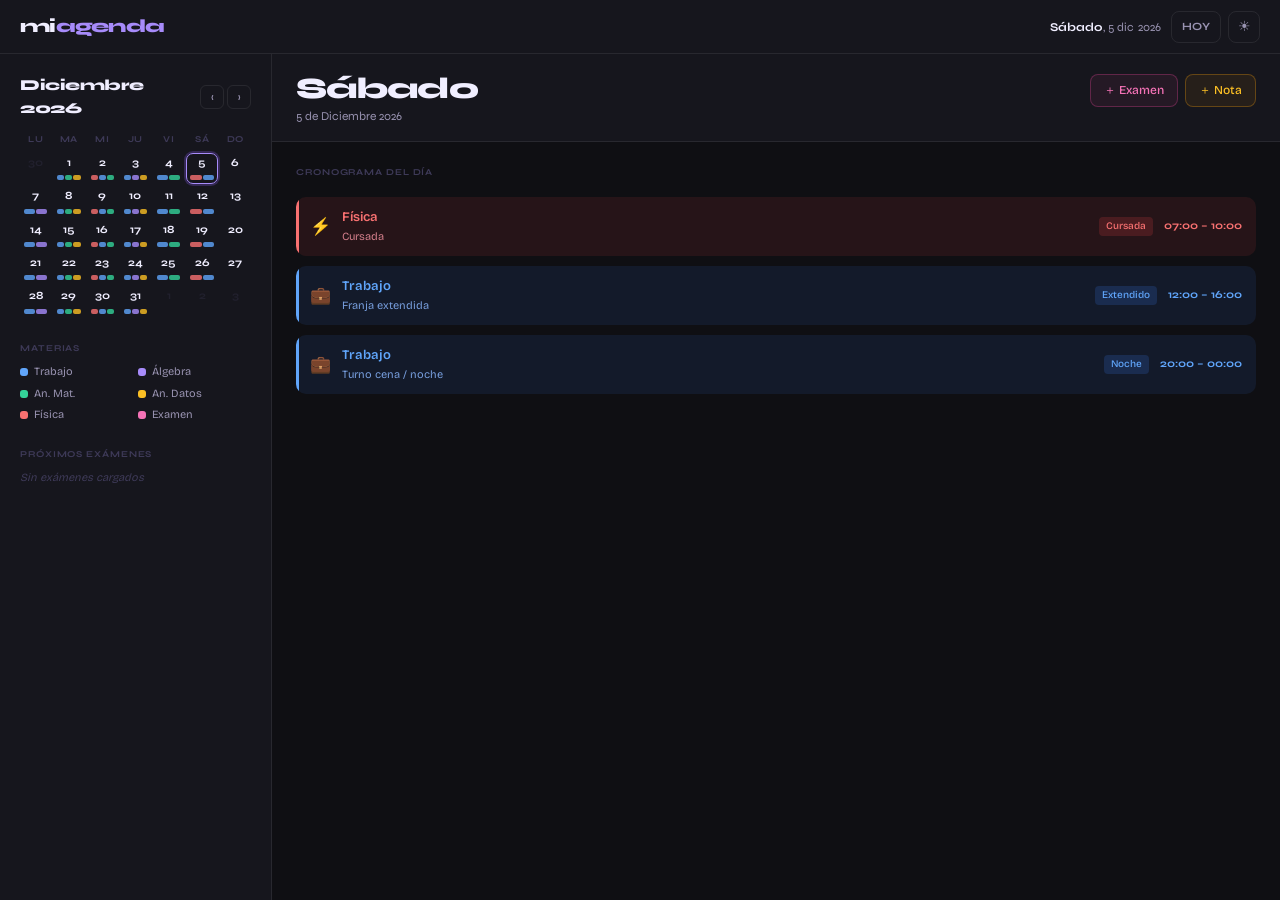
<file: index.html>
<!DOCTYPE html>
<html lang="es" data-theme="dark">
<head>
<meta charset="UTF-8"/>
<meta name="viewport" content="width=device-width, initial-scale=1.0"/>
<title>Mi Agenda — Facu & Trabajo</title>
<link href="https://fonts.googleapis.com/css2?family=Syne:wght@400;500;600;700;800&family=Bricolage+Grotesque:wght@300;400;500;600&display=swap" rel="stylesheet"/>
<style>
/* ════════════════════════ TOKENS */
:root {
  --work:      #3b82f6; --work-s:     #60a5fa;
  --algebra:   #8b5cf6; --algebra-s:  #a78bfa;
  --analisis:  #10b981; --analisis-s: #34d399;
  --datos:     #f59e0b; --datos-s:    #fbbf24;
  --fisica:    #ef4444; --fisica-s:   #f87171;
  --exam:      #ec4899; --exam-s:     #f472b6;
  --r: 10px; --r-lg: 14px;
}
[data-theme="dark"] {
  --bg:#0f0f13; --bg2:#16161d; --bg3:#1d1d26;
  --border:rgba(255,255,255,0.08); --border2:rgba(255,255,255,0.15);
  --text:#f0eeff; --text2:#9892b0; --text3:#3e3a58;
  --shadow:0 8px 32px rgba(0,0,0,0.6);
}
[data-theme="light"] {
  --bg:#f4f2ee; --bg2:#ffffff; --bg3:#ede9e2;
  --border:rgba(0,0,0,0.08); --border2:rgba(0,0,0,0.16);
  --text:#18161f; --text2:#6b6580; --text3:#c0bcd0;
  --shadow:0 8px 32px rgba(0,0,0,0.1);
}

/* ════════════════════════ RESET */
*,*::before,*::after{box-sizing:border-box;margin:0;padding:0;}
html{scroll-behavior:smooth;}
body{background:var(--bg);color:var(--text);font-family:'Bricolage Grotesque',sans-serif;font-size:14px;line-height:1.5;min-height:100vh;transition:background .25s,color .25s;}
button{cursor:pointer;font-family:inherit;}
input,textarea,select{font-family:inherit;}
::-webkit-scrollbar{width:3px;height:3px;}
::-webkit-scrollbar-thumb{background:var(--border2);border-radius:3px;}

/* ════════════════════════ TOPBAR */
.topbar{
  position:sticky;top:0;z-index:300;
  height:54px;background:var(--bg2);border-bottom:1px solid var(--border);
  display:flex;align-items:center;padding:0 1.25rem;gap:10px;
  transition:background .25s;
}
.logo{font-family:'Syne',sans-serif;font-weight:800;font-size:1.15rem;letter-spacing:-.04em;color:var(--text);flex:1;}
.logo span{color:var(--algebra-s);}
.tb-mid{font-size:12px;color:var(--text2);font-family:'Syne',sans-serif;letter-spacing:.01em;}
.tb-mid strong{color:var(--text);font-weight:700;}
.icon-btn{
  width:32px;height:32px;border:1px solid var(--border);border-radius:8px;
  background:transparent;color:var(--text2);display:flex;align-items:center;justify-content:center;
  font-size:14px;transition:all .15s;flex-shrink:0;
}
.icon-btn:hover{background:var(--bg3);color:var(--text);border-color:var(--border2);}

/* ════════════════════════ LAYOUT */
.layout{display:grid;grid-template-columns:272px 1fr;height:calc(100vh - 54px);}
@media(max-width:760px){.layout{grid-template-columns:1fr;height:auto;}}

/* ════════════════════════ SIDEBAR */
.sidebar{
  background:var(--bg2);border-right:1px solid var(--border);
  overflow-y:auto;padding:1.25rem;display:flex;flex-direction:column;gap:1.5rem;
  transition:background .25s;
}
@media(max-width:760px){.sidebar{border-right:none;border-bottom:1px solid var(--border);}}
.sec-lbl{
  font-family:'Syne',sans-serif;font-size:9px;font-weight:700;
  text-transform:uppercase;letter-spacing:.1em;color:var(--text3);margin-bottom:9px;
}

/* ── Mini Calendar */
.cal-nav-row{display:flex;align-items:center;justify-content:space-between;margin-bottom:11px;}
.cal-m-title{font-family:'Syne',sans-serif;font-size:.95rem;font-weight:800;letter-spacing:-.03em;}
.nav-pair{display:flex;gap:3px;}
.nav-b{
  width:24px;height:24px;border:1px solid var(--border);border-radius:6px;
  background:transparent;color:var(--text2);font-size:13px;
  display:flex;align-items:center;justify-content:center;transition:all .12s;
}
.nav-b:hover{background:var(--bg3);color:var(--text);}
.cal-grid{display:grid;grid-template-columns:repeat(7,1fr);gap:2px;}
.cal-dow{
  font-family:'Syne',sans-serif;font-size:9px;font-weight:700;
  color:var(--text3);text-align:center;padding:2px 0 5px;letter-spacing:.05em;
}
.cal-cell{
  position:relative;border-radius:7px;cursor:pointer;overflow:hidden;
  aspect-ratio:1;display:flex;flex-direction:column;align-items:center;
  transition:all .12s;border:1.5px solid transparent;
}
.cal-cell:hover{border-color:var(--border2);}
.cal-cell.other{opacity:.28;}
.cal-cell.is-today{border-color:var(--text2)!important;}
.cal-cell.is-sel{border-color:var(--algebra-s)!important;box-shadow:0 0 0 2px rgba(139,92,246,.25);}
.cal-num{
  font-family:'Syne',sans-serif;font-size:11px;font-weight:700;
  color:var(--text);padding:3px 0 0;z-index:1;line-height:1;
}
.cal-cell.other .cal-num{color:var(--text3);}
.cal-stripes{display:flex;width:100%;flex:1;gap:1px;padding:1px 3px 3px;align-items:flex-end;}
.cal-stripe{flex:1;border-radius:2px;min-height:5px;max-height:14px;}
.edot{position:absolute;top:2px;right:3px;width:5px;height:5px;background:var(--exam-s);border-radius:50%;}
.ndot{position:absolute;top:2px;right:10px;width:5px;height:5px;background:var(--datos-s);border-radius:50%;}

/* ── Legend */
.leg-grid{display:grid;grid-template-columns:1fr 1fr;gap:5px;}
.leg{display:flex;align-items:center;gap:6px;font-size:11px;color:var(--text2);}
.leg-dot{width:8px;height:8px;border-radius:3px;flex-shrink:0;}

/* ── Exams list */
.exam-list{display:flex;flex-direction:column;gap:5px;}
.echip{
  display:flex;align-items:center;gap:8px;
  padding:7px 9px;border-radius:8px;
  border:1px solid rgba(236,72,153,.2);background:rgba(236,72,153,.07);
  cursor:pointer;transition:all .12s;
}
.echip:hover{border-color:var(--exam-s);}
.echip-date{font-family:'Syne',sans-serif;font-size:9px;font-weight:700;color:var(--exam-s);min-width:32px;}
.echip-name{font-size:11px;color:var(--text);flex:1;min-width:0;overflow:hidden;text-overflow:ellipsis;white-space:nowrap;}
.cdel{background:none;border:none;color:var(--text3);font-size:12px;line-height:1;transition:color .12s;flex-shrink:0;}
.cdel:hover{color:var(--exam-s);}
.empty-msg{font-size:11px;color:var(--text3);font-style:italic;}

/* ════════════════════════ MAIN */
.main-panel{overflow-y:auto;display:flex;flex-direction:column;background:var(--bg);transition:background .25s;}

/* Mobile day nav */
.mob-nav{
  display:none;align-items:center;justify-content:space-between;
  padding:8px 1.25rem;background:var(--bg2);border-bottom:1px solid var(--border);
}
@media(max-width:760px){.mob-nav{display:flex;} .tb-mid{display:none;}}
.mob-nav-b{
  width:30px;height:30px;border:1px solid var(--border);border-radius:7px;
  background:transparent;color:var(--text2);font-size:15px;
  display:flex;align-items:center;justify-content:center;transition:all .12s;
}
.mob-nav-b:hover{background:var(--bg3);color:var(--text);}
.mob-lbl{font-family:'Syne',sans-serif;font-size:13px;font-weight:800;letter-spacing:-.02em;}

/* Day header */
.day-hdr{
  padding:1.25rem 1.5rem 1rem;border-bottom:1px solid var(--border);
  display:flex;align-items:flex-start;justify-content:space-between;
  flex-wrap:wrap;gap:10px;background:var(--bg2);transition:background .25s;
  position:sticky;top:0;z-index:100;
}
@media(max-width:760px){.day-hdr{padding:1rem;}}
.day-name-big{font-family:'Syne',sans-serif;font-size:clamp(1.4rem,4vw,1.85rem);font-weight:800;letter-spacing:-.04em;line-height:1;}
.day-date-sub{font-size:12px;color:var(--text2);margin-top:3px;font-family:'Syne',sans-serif;}
.day-btns{display:flex;gap:7px;flex-wrap:wrap;}
.dbtn{
  font-size:12px;font-weight:500;padding:7px 13px;border-radius:8px;
  border:1px solid var(--border);background:var(--bg3);color:var(--text2);
  display:flex;align-items:center;gap:5px;transition:all .12s;
}
.dbtn:hover{color:var(--text);border-color:var(--border2);}
.dbtn-exam{border-color:rgba(236,72,153,.3);color:var(--exam-s);background:rgba(236,72,153,.07);}
.dbtn-exam:hover{border-color:var(--exam-s);background:rgba(236,72,153,.14);}
.dbtn-note{border-color:rgba(245,158,11,.3);color:var(--datos-s);background:rgba(245,158,11,.07);}
.dbtn-note:hover{border-color:var(--datos-s);background:rgba(245,158,11,.14);}

/* Day content */
.day-content{padding:1.25rem 1.5rem;display:flex;flex-direction:column;gap:10px;}
@media(max-width:760px){.day-content{padding:1rem;}}

/* Note card */
.note-card{
  border-radius:var(--r-lg);border:1px solid rgba(245,158,11,.3);
  background:rgba(245,158,11,.07);padding:12px 14px;
}
.note-hdr{display:flex;align-items:center;justify-content:space-between;margin-bottom:8px;}
.note-lbl{font-family:'Syne',sans-serif;font-size:9px;font-weight:700;text-transform:uppercase;letter-spacing:.08em;color:var(--datos-s);}
.note-del-b{background:none;border:none;color:var(--text3);font-size:13px;transition:color .12s;}
.note-del-b:hover{color:var(--datos-s);}
.note-ta{width:100%;background:transparent;border:none;outline:none;resize:none;color:var(--text);font-size:13px;line-height:1.6;min-height:52px;}
.note-ta::placeholder{color:var(--text3);}

/* Exam alert */
.exam-alert{
  border-radius:var(--r-lg);border:1px solid rgba(236,72,153,.3);
  border-left:3px solid var(--exam-s);background:rgba(236,72,153,.07);
  padding:11px 14px;display:flex;align-items:center;gap:10px;
}
.ea-icon{font-size:18px;flex-shrink:0;}
.ea-info{flex:1;min-width:0;}
.ea-lbl{font-family:'Syne',sans-serif;font-size:9px;font-weight:700;text-transform:uppercase;letter-spacing:.08em;color:var(--exam-s);}
.ea-name{font-size:13px;font-weight:500;margin-top:2px;}
.ea-del{background:none;border:none;color:var(--text3);font-size:14px;transition:color .12s;}
.ea-del:hover{color:var(--exam-s);}

/* Schedule section */
.sched-title{
  font-family:'Syne',sans-serif;font-size:9px;font-weight:700;
  text-transform:uppercase;letter-spacing:.1em;color:var(--text3);
  margin-bottom:8px;margin-top:4px;
}

/* Schedule cards */
.sched-card{
  border-radius:var(--r);padding:11px 14px;
  display:flex;align-items:center;gap:11px;
  position:relative;overflow:hidden;
  transition:transform .12s;
}
.sched-card:hover{transform:translateX(4px);}
.sched-card::before{content:'';position:absolute;left:0;top:0;bottom:0;width:3px;border-radius:3px 0 0 3px;}
.sc-icon{font-size:17px;flex-shrink:0;}
.sc-body{flex:1;min-width:0;}
.sc-title{font-size:13px;font-weight:600;white-space:nowrap;overflow:hidden;text-overflow:ellipsis;}
.sc-sub{font-size:11px;margin-top:1px;}
.sc-time{
  font-family:'Syne',sans-serif;font-size:11px;font-weight:700;
  white-space:nowrap;flex-shrink:0;
}
.sc-tag{
  font-size:10px;padding:2px 7px;border-radius:4px;font-weight:500;flex-shrink:0;
}
@media(max-width:480px){.sc-tag{display:none;}}

/* Card variants */
.cw{background:rgba(59,130,246,.1);}
.cw::before{background:var(--work-s);}
.cw .sc-title,.cw .sc-time{color:var(--work-s);}
.cw .sc-sub{color:color-mix(in srgb,var(--work-s) 60%,var(--text2));}
.cw .sc-tag{background:rgba(59,130,246,.18);color:var(--work-s);}

.ca{background:rgba(139,92,246,.1);}
.ca::before{background:var(--algebra-s);}
.ca .sc-title,.ca .sc-time{color:var(--algebra-s);}
.ca .sc-sub{color:color-mix(in srgb,var(--algebra-s) 60%,var(--text2));}
.ca .sc-tag{background:rgba(139,92,246,.18);color:var(--algebra-s);}

.cm{background:rgba(16,185,129,.1);}
.cm::before{background:var(--analisis-s);}
.cm .sc-title,.cm .sc-time{color:var(--analisis-s);}
.cm .sc-sub{color:color-mix(in srgb,var(--analisis-s) 60%,var(--text2));}
.cm .sc-tag{background:rgba(16,185,129,.18);color:var(--analisis-s);}

.cd{background:rgba(245,158,11,.1);}
.cd::before{background:var(--datos-s);}
.cd .sc-title,.cd .sc-time{color:var(--datos-s);}
.cd .sc-sub{color:color-mix(in srgb,var(--datos-s) 60%,var(--text2));}
.cd .sc-tag{background:rgba(245,158,11,.18);color:var(--datos-s);}

.cf{background:rgba(239,68,68,.1);}
.cf::before{background:var(--fisica-s);}
.cf .sc-title,.cf .sc-time{color:var(--fisica-s);}
.cf .sc-sub{color:color-mix(in srgb,var(--fisica-s) 60%,var(--text2));}
.cf .sc-tag{background:rgba(239,68,68,.18);color:var(--fisica-s);}

.free-day{padding:3rem;text-align:center;color:var(--text3);font-family:'Syne',sans-serif;font-size:1.05rem;font-weight:700;letter-spacing:-.01em;}

/* ════════════════════════ MODAL */
.overlay{display:none;position:fixed;inset:0;background:rgba(0,0,0,.5);z-index:500;align-items:center;justify-content:center;padding:1rem;}
.overlay.open{display:flex;}
.modal{
  background:var(--bg2);border:1px solid var(--border2);border-radius:var(--r-lg);
  padding:1.5rem;width:100%;max-width:350px;box-shadow:var(--shadow);transition:background .25s;
}
.modal-title{font-family:'Syne',sans-serif;font-size:1.05rem;font-weight:800;letter-spacing:-.03em;margin-bottom:1.1rem;}
.mfield{margin-bottom:12px;}
.mfield label{display:block;font-family:'Syne',sans-serif;font-size:9px;font-weight:700;text-transform:uppercase;letter-spacing:.08em;color:var(--text2);margin-bottom:5px;}
.mfield input{
  width:100%;padding:9px 11px;border:1px solid var(--border2);border-radius:8px;
  background:var(--bg3);color:var(--text);font-size:13px;outline:none;
  transition:border-color .15s;
}
.mfield input:focus{border-color:var(--algebra-s);}
.mbtns{display:flex;gap:8px;justify-content:flex-end;margin-top:14px;}
.mbtn{font-family:'Syne',sans-serif;font-size:12px;font-weight:700;padding:8px 16px;border-radius:8px;border:1px solid var(--border);transition:all .12s;}
.mbtn-c{background:transparent;color:var(--text2);}
.mbtn-c:hover{background:var(--bg3);}
.mbtn-s{background:var(--text);color:var(--bg);border-color:var(--text);}
.mbtn-s:hover{opacity:.85;}

@keyframes up{from{opacity:0;transform:translateY(7px);}to{opacity:1;transform:translateY(0);}}
.sched-card,.note-card,.exam-alert{animation:up .18s ease both;}
</style>
</head>
<body>

<header class="topbar">
  <div class="logo">mi<span>agenda</span></div>
  <div class="tb-mid" id="tb-mid"></div>
  <div style="display:flex;gap:7px;align-items:center;">
    <button class="icon-btn" id="today-btn" title="Ir a hoy" style="font-size:11px;font-family:'Syne',sans-serif;font-weight:700;width:auto;padding:0 10px;letter-spacing:.03em;">HOY</button>
    <button class="icon-btn" id="theme-btn" title="Cambiar tema">☀</button>
  </div>
</header>

<div class="layout">

  <aside class="sidebar">
    <!-- Calendar -->
    <div>
      <div class="cal-nav-row">
        <span class="cal-m-title" id="cal-title"></span>
        <div class="nav-pair">
          <button class="nav-b" id="prev-m">‹</button>
          <button class="nav-b" id="next-m">›</button>
        </div>
      </div>
      <div class="cal-grid" id="cal-grid"></div>
    </div>

    <!-- Legend -->
    <div>
      <div class="sec-lbl">Materias</div>
      <div class="leg-grid">
        <div class="leg"><div class="leg-dot" style="background:var(--work-s)"></div>Trabajo</div>
        <div class="leg"><div class="leg-dot" style="background:var(--algebra-s)"></div>Álgebra</div>
        <div class="leg"><div class="leg-dot" style="background:var(--analisis-s)"></div>An. Mat.</div>
        <div class="leg"><div class="leg-dot" style="background:var(--datos-s)"></div>An. Datos</div>
        <div class="leg"><div class="leg-dot" style="background:var(--fisica-s)"></div>Física</div>
        <div class="leg"><div class="leg-dot" style="background:var(--exam-s)"></div>Examen</div>
      </div>
    </div>

    <!-- Exams -->
    <div>
      <div class="sec-lbl">Próximos exámenes</div>
      <div class="exam-list" id="sb-exams"></div>
    </div>
  </aside>

  <main class="main-panel">
    <div class="mob-nav">
      <button class="mob-nav-b" id="mob-prev">‹</button>
      <span class="mob-lbl" id="mob-lbl"></span>
      <button class="mob-nav-b" id="mob-next">›</button>
    </div>

    <div class="day-hdr">
      <div>
        <div class="day-name-big" id="d-name"></div>
        <div class="day-date-sub" id="d-date"></div>
      </div>
      <div class="day-btns">
        <button class="dbtn dbtn-exam" onclick="openExamModal()">＋ Examen</button>
        <button class="dbtn dbtn-note" onclick="toggleNote()">＋ Nota</button>
      </div>
    </div>

    <div class="day-content" id="day-content"></div>
  </main>
</div>

<!-- Modal -->
<div class="overlay" id="exam-modal">
  <div class="modal">
    <div class="modal-title">Nuevo examen</div>
    <div class="mfield">
      <label>Materia / descripción</label>
      <input type="text" id="ex-name" placeholder="ej: Álgebra — Parcial 1"/>
    </div>
    <div class="mfield">
      <label>Fecha</label>
      <input type="date" id="ex-date"/>
    </div>
    <div class="mbtns">
      <button class="mbtn mbtn-c" onclick="closeModal()">Cancelar</button>
      <button class="mbtn mbtn-s" onclick="saveExam()">Guardar</button>
    </div>
  </div>
</div>

<script>
const SCHED = {
  1:[{s:12,e:15,t:"cw",ic:"💼",ti:"Trabajo",sub:"Turno almuerzo",tag:"Almuerzo"},
     {s:16,e:19,t:"ca",ic:"📐",ti:"Álgebra",sub:"Bloque de estudio fijo",tag:"Estudio"},
     {s:20,e:23,t:"cw",ic:"💼",ti:"Trabajo",sub:"Turno cena",tag:"Cena"}],
  2:[{s:12,e:15,t:"cw",ic:"💼",ti:"Trabajo",sub:"Turno almuerzo",tag:"Almuerzo"},
     {s:17,e:20,t:"cm",ic:"📈",ti:"Análisis Matemático",sub:"Cursada",tag:"Cursada"},
     {s:20,e:21,t:"cd",ic:"📊",ti:"Análisis de Datos",sub:"Cursada",tag:"Cursada"},
     {s:21.5,e:23.5,t:"cw",ic:"💼",ti:"Trabajo",sub:"Turno cena",tag:"Cena"}],
  3:[{s:7, e:10,t:"cf",ic:"⚡",ti:"Física",sub:"Cursada",tag:"Cursada"},
     {s:12,e:15,t:"cw",ic:"💼",ti:"Trabajo",sub:"Turno almuerzo",tag:"Almuerzo"},
     {s:17,e:20,t:"cm",ic:"📈",ti:"Análisis Matemático",sub:"Cursada",tag:"Cursada"},
     {s:20.5,e:23.5,t:"cw",ic:"💼",ti:"Trabajo",sub:"Turno cena",tag:"Cena"}],
  4:[{s:12,e:15,t:"cw",ic:"💼",ti:"Trabajo",sub:"Turno almuerzo",tag:"Almuerzo"},
     {s:15.5,e:18.5,t:"ca",ic:"📐",ti:"Álgebra",sub:"Bloque de estudio fijo",tag:"Estudio"},
     {s:19,e:21,t:"cd",ic:"📊",ti:"Análisis de Datos",sub:"Cursada",tag:"Cursada"},
     {s:21.25,e:23.25,t:"cw",ic:"💼",ti:"Trabajo",sub:"Turno cena",tag:"Cena"}],
  5:[{s:12,e:15,t:"cw",ic:"💼",ti:"Trabajo",sub:"Turno almuerzo",tag:"Almuerzo"},
     {s:17,e:20,t:"cm",ic:"📈",ti:"Análisis Matemático",sub:"Cursada",tag:"Cursada"},
     {s:20.5,e:23.5,t:"cw",ic:"💼",ti:"Trabajo",sub:"Turno cena",tag:"Cena"}],
  6:[{s:7, e:10,t:"cf",ic:"⚡",ti:"Física",sub:"Cursada",tag:"Cursada"},
     {s:12,e:16,t:"cw",ic:"💼",ti:"Trabajo",sub:"Franja extendida",tag:"Extendido"},
     {s:20,e:24,t:"cw",ic:"💼",ti:"Trabajo",sub:"Turno cena / noche",tag:"Noche"}],
  0:[]
};

const DOW_COLS = {
  1:["work","algebra","work"],
  2:["work","analisis","datos","work"],
  3:["fisica","work","analisis","work"],
  4:["work","algebra","datos","work"],
  5:["work","analisis","work"],
  6:["fisica","work","work"],
  0:[]
};
const COL_VAR = {work:"var(--work-s)",algebra:"var(--algebra-s)",analisis:"var(--analisis-s)",datos:"var(--datos-s)",fisica:"var(--fisica-s)"};
const DAY_N  = ["Domingo","Lunes","Martes","Miércoles","Jueves","Viernes","Sábado"];
const MON_N  = ["Enero","Febrero","Marzo","Abril","Mayo","Junio","Julio","Agosto","Septiembre","Octubre","Noviembre","Diciembre"];
const MON_S  = ["ene","feb","mar","abr","may","jun","jul","ago","sep","oct","nov","dic"];

function loadSt(){ try{return JSON.parse(localStorage.getItem("ag3")||"{}");}catch{return{};} }
function saveSt(){ localStorage.setItem("ag3",JSON.stringify(st)); }

let st = loadSt();
if(!st.exams) st.exams={};
if(!st.notes) st.notes={};

const today = new Date();
let sel = new Date(today);
let calY = today.getFullYear(), calM = today.getMonth();
let darkMode = localStorage.getItem("ag3_theme") !== "light";
applyTheme();

function dkey(d){ return d.getFullYear()+"-"+String(d.getMonth()+1).padStart(2,"0")+"-"+String(d.getDate()).padStart(2,"0"); }
function fmt(h){ const hh=Math.floor(h),mm=Math.round((h%1)*60); return (hh===24?"00":String(hh).padStart(2,"0"))+":"+String(mm).padStart(2,"0"); }
function fmtS(k){ const[,m,d]=k.split("-"); return d+" "+MON_S[parseInt(m)-1]; }
function uniqCols(dow){ const s=new Set(),o=[]; (DOW_COLS[dow]||[]).forEach(c=>{if(!s.has(c)){s.add(c);o.push(c);}}); return o; }

/* ── Calendar */
function renderCal(){
  document.getElementById("cal-title").textContent = MON_N[calM]+" "+calY;
  const g = document.getElementById("cal-grid");
  g.innerHTML = "";
  ["LU","MA","MI","JU","VI","SÁ","DO"].forEach(d=>{
    const e=document.createElement("div"); e.className="cal-dow"; e.textContent=d; g.appendChild(e);
  });
  const first = new Date(calY,calM,1);
  const startDow = (first.getDay()+6)%7;
  const dim  = new Date(calY,calM+1,0).getDate();
  const dimp = new Date(calY,calM,0).getDate();

  for(let i=startDow-1;i>=0;i--){
    const e=document.createElement("div"); e.className="cal-cell other";
    e.innerHTML=`<span class="cal-num">${dimp-i}</span><div class="cal-stripes"></div>`;
    g.appendChild(e);
  }
  for(let d=1;d<=dim;d++){
    const date=new Date(calY,calM,d), key=dkey(date), dow=date.getDay();
    const isT=dkey(today)===key, isS=dkey(sel)===key;
    const hasE=st.exams[key]&&st.exams[key].length>0;
    const hasN=st.notes[key]&&st.notes[key].trim().length>0;
    const el=document.createElement("div"); el.className="cal-cell";
    if(isT) el.classList.add("is-today");
    if(isS) el.classList.add("is-sel");
    const num=document.createElement("span"); num.className="cal-num"; num.textContent=d; el.appendChild(num);
    const stripes=document.createElement("div"); stripes.className="cal-stripes";
    uniqCols(dow).forEach(c=>{ const s=document.createElement("div"); s.className="cal-stripe"; s.style.background=COL_VAR[c]; s.style.opacity=".8"; stripes.appendChild(s); });
    el.appendChild(stripes);
    if(hasE){ const dot=document.createElement("div"); dot.className="edot"; el.appendChild(dot); }
    if(hasN){ const dot=document.createElement("div"); dot.className="ndot"; el.appendChild(dot); }
    el.addEventListener("click",()=>{ sel=new Date(calY,calM,d); renderCal(); renderDay(); });
    g.appendChild(el);
  }
  const rem = (7-((startDow+dim)%7))%7;
  for(let i=1;i<=rem;i++){
    const e=document.createElement("div"); e.className="cal-cell other";
    e.innerHTML=`<span class="cal-num">${i}</span><div class="cal-stripes"></div>`;
    g.appendChild(e);
  }
}
document.getElementById("prev-m").onclick=()=>{ calM--; if(calM<0){calM=11;calY--;} renderCal(); };
document.getElementById("next-m").onclick=()=>{ calM++; if(calM>11){calM=0;calY++;} renderCal(); };

/* ── Day view */
function renderDay(){
  const key=dkey(sel), dow=sel.getDay(), sched=SCHED[dow]||[];
  document.getElementById("d-name").textContent=DAY_N[dow];
  document.getElementById("d-date").textContent=sel.getDate()+" de "+MON_N[sel.getMonth()]+" "+sel.getFullYear();
  document.getElementById("tb-mid").innerHTML=`<strong>${DAY_N[dow]}</strong>, ${sel.getDate()} ${MON_S[sel.getMonth()]} ${sel.getFullYear()}`;
  document.getElementById("mob-lbl").textContent=DAY_N[dow]+" "+sel.getDate();
  const c=document.getElementById("day-content"); c.innerHTML="";
  // Note
  if(st.notes[key]!==undefined) c.appendChild(buildNote(key));
  // Exams
  (st.exams[key]||[]).forEach((ex,i)=>c.appendChild(buildExamAlert(key,ex.name,i)));
  // Schedule
  if(!sched.length){
    const fd=document.createElement("div"); fd.className="free-day"; fd.textContent="Día libre — descansá bien 🌿"; c.appendChild(fd);
  } else {
    const t=document.createElement("div"); t.className="sched-title"; t.textContent="Cronograma del día"; c.appendChild(t);
    sched.forEach(b=>{
      const card=document.createElement("div"); card.className="sched-card "+b.t;
      card.innerHTML=`<span class="sc-icon">${b.ic}</span><div class="sc-body"><div class="sc-title">${b.ti}</div><div class="sc-sub">${b.sub}</div></div><span class="sc-tag">${b.tag}</span><span class="sc-time">${fmt(b.s)} – ${fmt(b.e)}</span>`;
      c.appendChild(card);
    });
  }
  renderSbExams();
}

function buildNote(key){
  const d=document.createElement("div"); d.className="note-card";
  d.innerHTML=`<div class="note-hdr"><span class="note-lbl">📝 Nota del día</span><button class="note-del-b">✕</button></div><textarea class="note-ta" placeholder="Escribí tu nota acá...">${st.notes[key]||""}</textarea>`;
  d.querySelector(".note-ta").addEventListener("input",e=>{ st.notes[key]=e.target.value; saveSt(); renderCal(); });
  d.querySelector(".note-del-b").addEventListener("click",()=>{ delete st.notes[key]; saveSt(); renderDay(); renderCal(); });
  return d;
}
function buildExamAlert(key,name,idx){
  const d=document.createElement("div"); d.className="exam-alert";
  d.innerHTML=`<span class="ea-icon">📋</span><div class="ea-info"><div class="ea-lbl">EXAMEN</div><div class="ea-name">${name}</div></div><button class="ea-del">✕</button>`;
  d.querySelector(".ea-del").addEventListener("click",()=>{ st.exams[key].splice(idx,1); if(!st.exams[key].length) delete st.exams[key]; saveSt(); renderDay(); renderCal(); });
  return d;
}

/* ── Sidebar exams */
function renderSbExams(){
  const list=document.getElementById("sb-exams"); list.innerHTML="";
  const tk=dkey(today);
  const entries=Object.entries(st.exams).filter(([k])=>k>=tk).sort(([a],[b])=>a.localeCompare(b));
  if(!entries.length){ list.innerHTML=`<div class="empty-msg">Sin exámenes cargados</div>`; return; }
  entries.forEach(([key,exams])=>{
    exams.forEach((ex,i)=>{
      const chip=document.createElement("div"); chip.className="echip";
      chip.innerHTML=`<span class="echip-date">${fmtS(key)}</span><span class="echip-name">${ex.name}</span><button class="cdel">✕</button>`;
      chip.querySelector(".cdel").addEventListener("click",e=>{ e.stopPropagation(); st.exams[key].splice(i,1); if(!st.exams[key].length) delete st.exams[key]; saveSt(); renderSbExams(); renderCal(); if(key===dkey(sel)) renderDay(); });
      chip.addEventListener("click",()=>{ const[y,m,d]=key.split("-"); sel=new Date(parseInt(y),parseInt(m)-1,parseInt(d)); calY=sel.getFullYear(); calM=sel.getMonth(); renderCal(); renderDay(); });
      list.appendChild(chip);
    });
  });
}

/* ── Actions */
function toggleNote(){
  const key=dkey(sel);
  if(st.notes[key]!==undefined) return;
  st.notes[key]=""; saveSt(); renderDay(); renderCal();
  setTimeout(()=>{ const ta=document.querySelector(".note-ta"); if(ta) ta.focus(); },50);
}
function openExamModal(){
  document.getElementById("ex-date").value=dkey(sel);
  document.getElementById("ex-name").value="";
  document.getElementById("exam-modal").classList.add("open");
  setTimeout(()=>document.getElementById("ex-name").focus(),50);
}
function closeModal(){ document.getElementById("exam-modal").classList.remove("open"); }
function saveExam(){
  const name=document.getElementById("ex-name").value.trim();
  const date=document.getElementById("ex-date").value;
  if(!name||!date) return;
  if(!st.exams[date]) st.exams[date]=[];
  st.exams[date].push({name}); saveSt(); closeModal();
  if(date===dkey(sel)) renderDay();
  renderCal();
}
document.getElementById("exam-modal").addEventListener("click",e=>{ if(e.target===e.currentTarget) closeModal(); });
document.addEventListener("keydown",e=>{ if(e.key==="Escape") closeModal(); });
document.getElementById("ex-name").addEventListener("keydown",e=>{ if(e.key==="Enter") saveExam(); });

document.getElementById("today-btn").onclick=()=>{ sel=new Date(today); calY=today.getFullYear(); calM=today.getMonth(); renderCal(); renderDay(); };
document.getElementById("theme-btn").onclick=()=>{ darkMode=!darkMode; localStorage.setItem("ag3_theme",darkMode?"dark":"light"); applyTheme(); };
function applyTheme(){ document.documentElement.setAttribute("data-theme",darkMode?"dark":"light"); document.getElementById("theme-btn").textContent=darkMode?"☀":"☾"; }

function moveDay(dir){ sel.setDate(sel.getDate()+dir); if(sel.getMonth()!==calM||sel.getFullYear()!==calY){calM=sel.getMonth();calY=sel.getFullYear();} renderCal(); renderDay(); }
document.getElementById("mob-prev").onclick=()=>moveDay(-1);
document.getElementById("mob-next").onclick=()=>moveDay(1);

renderCal(); renderDay(); renderSbExams();
</script>
</body>
</html>
</file>
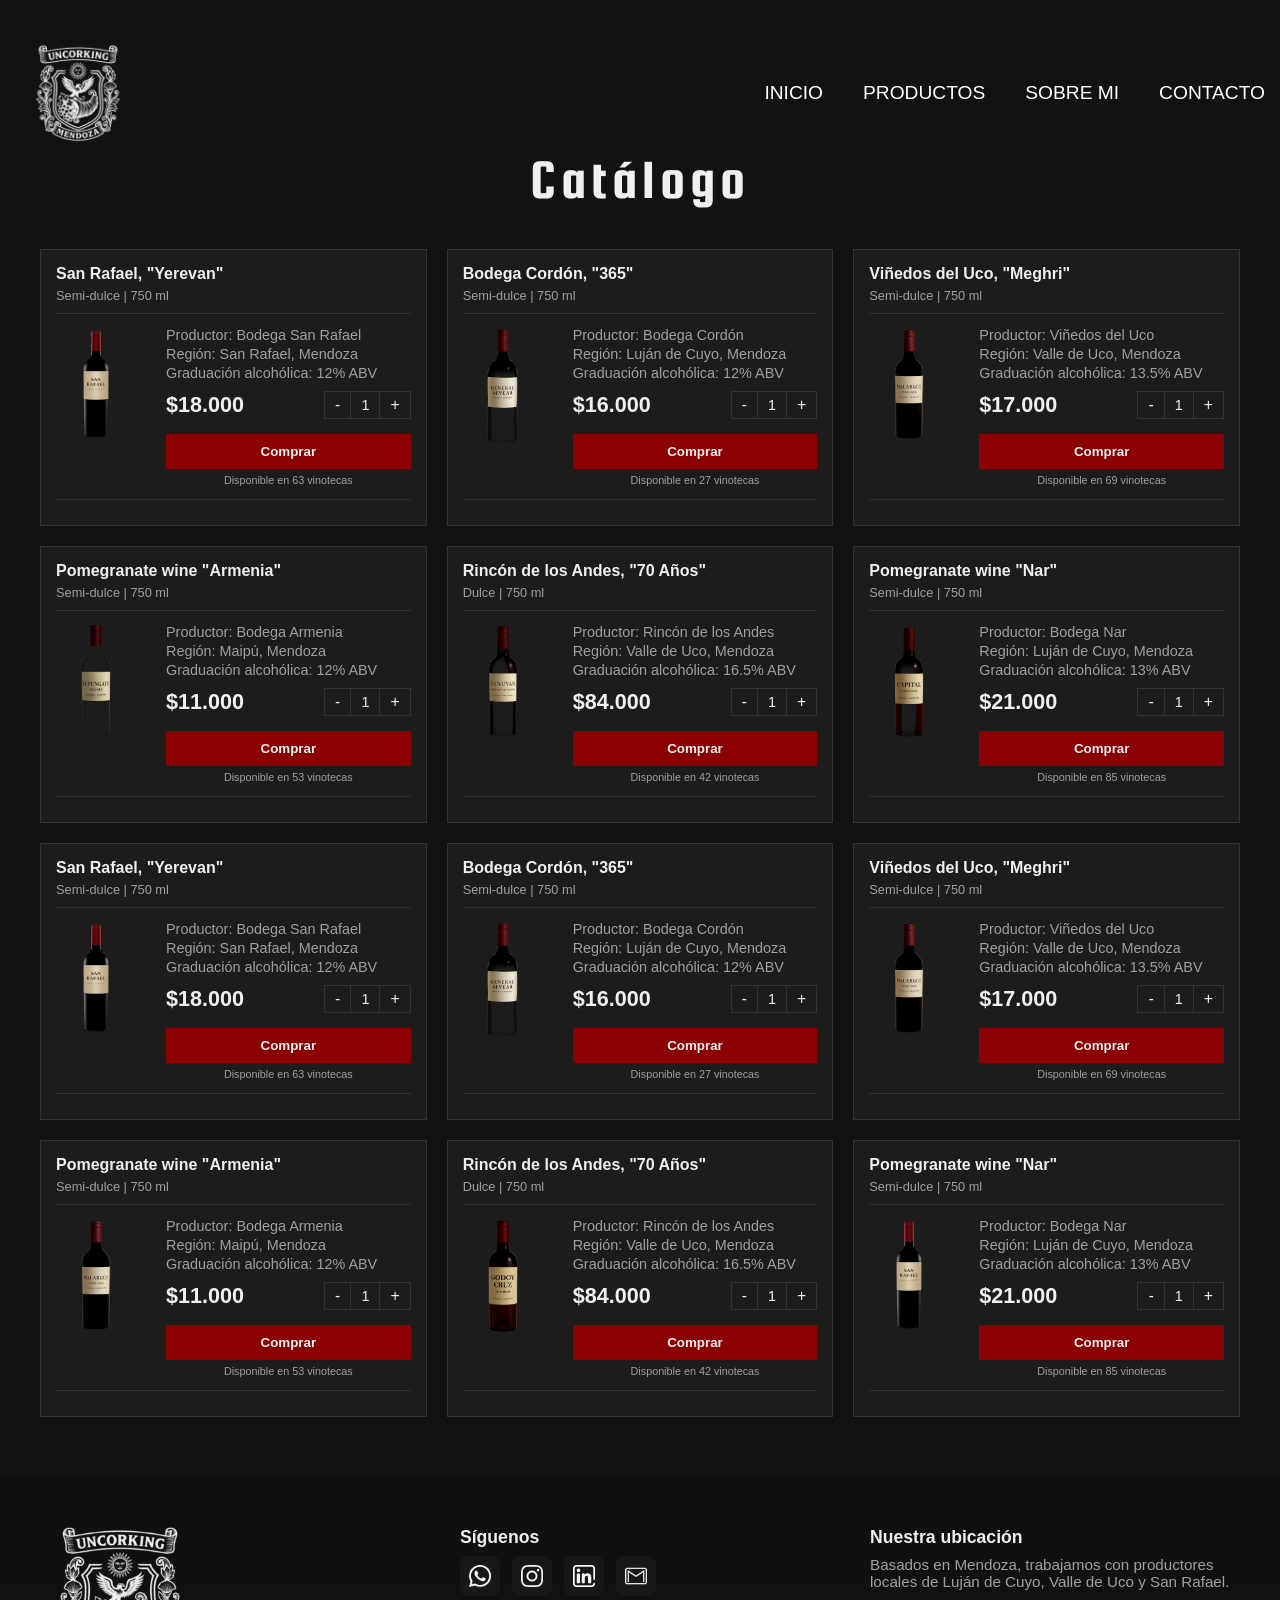
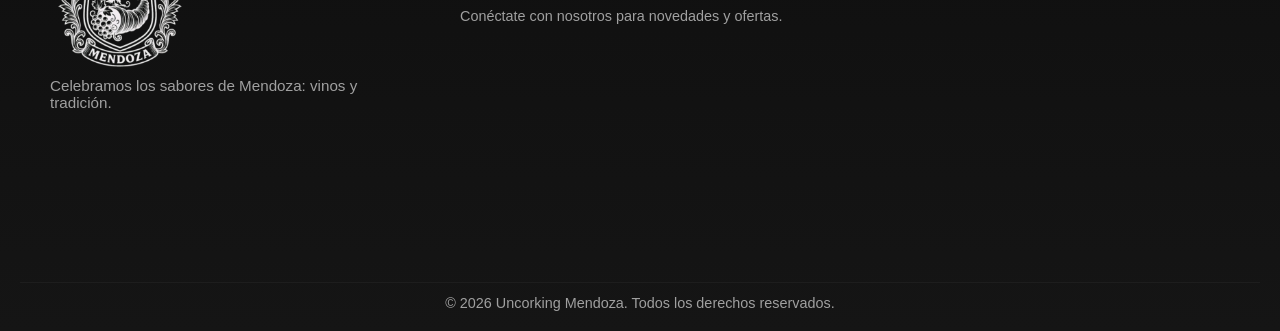
<file: productos.html>
<!DOCTYPE html>
<html lang="es">
<head>
    <meta charset="UTF-8">
    <meta name="viewport" content="width=device-width, initial-scale=1.0">
    <link rel="stylesheet" href="CSS/estilos_product.css">
    <title>Uncorking Mendoza</title>
</head>
<body>

    <header class="page-header">
        <nav class="navbar">
            <img src="IMG/logob.png" class="navbar-logo" alt="Logo de Uncorking Mendoza">
            <ul class="navbar-menu">
                <li class="navbar-item"><a href="index.html">INICIO</a></li>
                <li class="navbar-item"><a href="productos.html">PRODUCTOS</a></li>
                <li class="navbar-item"><a href="index.html">SOBRE MI</a></li>
                <li class="navbar-item"><a href="#contacto">CONTACTO</a></li>
            </ul>
        </nav>
    </header>

    <body>
    <header>
        <h1>Catálogo</h1>
    </header>

    <main class="product-catalog">
        
        <div class="product-card">
            <div class="product-header">
                <span class="product-name">San Rafael, "Yerevan"</span>
                <span class="product-details">Semi-dulce | 750 ml</span>
            </div>
            <div class="product-content">
                <img src="IMG/sanrafael.png" alt="Yerevan - Bodega San Rafael" class="product-image">
                <div class="product-info">
                    <p>Productor: Bodega San Rafael</p>
                    <p>Región: San Rafael, Mendoza</p>
                    <p>Graduación alcohólica: 12% ABV</p>
                    <div class="product-price">
                        <span class="price-value">$18.000</span>
                        <div class="purchase-controls">
                            <button class="control-btn">-</button>
                            <span class="quantity">1</span>
                            <button class="control-btn">+</button>
                        </div>
                    </div>
                    <button class="purchase-btn">Comprar</button>
                    <p class="stock">Disponible en 63 vinotecas</p>
                </div>
            </div>
            <div class="product-actions">
                <i class="fa-regular fa-heart"></i>
                <i class="fa-solid fa-cart-shopping"></i>
            </div>
        </div>

        <div class="product-card">
            <div class="product-header">
                <span class="product-name">Bodega Cordón, "365"</span>
                <span class="product-details">Semi-dulce | 750 ml</span>
            </div>
            <div class="product-content">
                <img src="IMG/generalalvear.png" alt="Bodega Cordón 365" class="product-image">
                <div class="product-info">
                    <p>Productor: Bodega Cordón</p>
                    <p>Región: Luján de Cuyo, Mendoza</p>
                    <p>Graduación alcohólica: 12% ABV</p>
                    <div class="product-price">
                        <span class="price-value">$16.000</span>
                        <div class="purchase-controls">
                            <button class="control-btn">-</button>
                            <span class="quantity">1</span>
                            <button class="control-btn">+</button>
                        </div>
                    </div>
                    <button class="purchase-btn">Comprar</button>
                    <p class="stock">Disponible en 27 vinotecas</p>
                </div>
            </div>
             <div class="product-actions">
                <i class="fa-regular fa-heart"></i>
                <i class="fa-solid fa-cart-shopping"></i>
            </div>
        </div>
        
        <div class="product-card">
            <div class="product-header">
                <span class="product-name">Viñedos del Uco, "Meghri"</span>
                <span class="product-details">Semi-dulce | 750 ml</span>
            </div>
            <div class="product-content">
                <img src="IMG/malargue.png" alt="Viñedos del Uco Meghri" class="product-image">
                <div class="product-info">
                    <p>Productor: Viñedos del Uco</p>
                    <p>Región: Valle de Uco, Mendoza</p>
                    <p>Graduación alcohólica: 13.5% ABV</p>
                    <div class="product-price">
                        <span class="price-value">$17.000</span>
                        <div class="purchase-controls">
                            <button class="control-btn">-</button>
                            <span class="quantity">1</span>
                            <button class="control-btn">+</button>
                        </div>
                    </div>
                    <button class="purchase-btn">Comprar</button>
                    <p class="stock">Disponible en 69 vinotecas</p>
                </div>
            </div>
             <div class="product-actions">
                <i class="fa-regular fa-heart"></i>
                <i class="fa-solid fa-cart-shopping"></i>
            </div>
        </div>

        <div class="product-card">
            <div class="product-header">
                <span class="product-name">Pomegranate wine "Armenia"</span>
                <span class="product-details">Semi-dulce | 750 ml</span>
            </div>
            <div class="product-content">
                <img src="IMG/tupungato.png" alt="Pomegranate Wine - Mendoza" class="product-image">
                <div class="product-info">
                    <p>Productor: Bodega Armenia</p>
                    <p>Región: Maipú, Mendoza</p>
                    <p>Graduación alcohólica: 12% ABV</p>
                    <div class="product-price">
                        <span class="price-value">$11.000</span>
                        <div class="purchase-controls">
                            <button class="control-btn">-</button>
                            <span class="quantity">1</span>
                            <button class="control-btn">+</button>
                        </div>
                    </div>
                    <button class="purchase-btn">Comprar</button>
                    <p class="stock">Disponible en 53 vinotecas</p>
                </div>
            </div>
             <div class="product-actions">
                <i class="fa-regular fa-heart"></i>
                <i class="fa-solid fa-cart-shopping"></i>
            </div>
        </div>

        <div class="product-card">
            <div class="product-header">
                <span class="product-name">Rincón de los Andes, "70 Años"</span>
                <span class="product-details">Dulce | 750 ml</span>
            </div>
            <div class="product-content">
                <img src="IMG/tunuyan.png" alt="Rincón de los Andes 70 Años" class="product-image">
                <div class="product-info">
                    <p>Productor: Rincón de los Andes</p>
                    <p>Región: Valle de Uco, Mendoza</p>
                    <p>Graduación alcohólica: 16.5% ABV</p>
                    <div class="product-price">
                        <span class="price-value">$84.000</span>
                        <div class="purchase-controls">
                            <button class="control-btn">-</button>
                            <span class="quantity">1</span>
                            <button class="control-btn">+</button>
                        </div>
                    </div>
                    <button class="purchase-btn">Comprar</button>
                    <p class="stock">Disponible en 42 vinotecas</p>
                </div>
            </div>
             <div class="product-actions">
                <i class="fa-regular fa-heart"></i>
                <i class="fa-solid fa-cart-shopping"></i>
            </div>
        </div>

        <div class="product-card">
            <div class="product-header">
                <span class="product-name">Pomegranate wine "Nar"</span>
                <span class="product-details">Semi-dulce | 750 ml</span>
            </div>
            <div class="product-content">
                <img src="IMG/capital.png" alt="Pomegranate Wine Nar - Mendoza" class="product-image">
                <div class="product-info">
                    <p>Productor: Bodega Nar</p>
                    <p>Región: Luján de Cuyo, Mendoza</p>
                    <p>Graduación alcohólica: 13% ABV</p>
                    <div class="product-price">
                        <span class="price-value">$21.000</span>
                        <div class="purchase-controls">
                            <button class="control-btn">-</button>
                            <span class="quantity">1</span>
                            <button class="control-btn">+</button>
                        </div>
                    </div>
                    <button class="purchase-btn">Comprar</button>
                    <p class="stock">Disponible en 85 vinotecas</p>
                </div>
            </div>
             <div class="product-actions">
                <i class="fa-regular fa-heart"></i>
                <i class="fa-solid fa-cart-shopping"></i>
            </div>
        </div>

        <div class="product-card">
            <div class="product-header">
                <span class="product-name">San Rafael, "Yerevan"</span>
                <span class="product-details">Semi-dulce | 750 ml</span>
            </div>
            <div class="product-content">
                <img src="IMG/sanrafael.png" alt="Yerevan - Bodega San Rafael" class="product-image">
                <div class="product-info">
                    <p>Productor: Bodega San Rafael</p>
                    <p>Región: San Rafael, Mendoza</p>
                    <p>Graduación alcohólica: 12% ABV</p>
                    <div class="product-price">
                        <span class="price-value">$18.000</span>
                        <div class="purchase-controls">
                            <button class="control-btn">-</button>
                            <span class="quantity">1</span>
                            <button class="control-btn">+</button>
                        </div>
                    </div>
                    <button class="purchase-btn">Comprar</button>
                    <p class="stock">Disponible en 63 vinotecas</p>
                </div>
            </div>
            <div class="product-actions">
                <i class="fa-regular fa-heart"></i>
                <i class="fa-solid fa-cart-shopping"></i>
            </div>
        </div>

        <div class="product-card">
            <div class="product-header">
                <span class="product-name">Bodega Cordón, "365"</span>
                <span class="product-details">Semi-dulce | 750 ml</span>
            </div>
            <div class="product-content">
                <img src="IMG/generalalvear.png" alt="Bodega Cordón 365" class="product-image">
                <div class="product-info">
                    <p>Productor: Bodega Cordón</p>
                    <p>Región: Luján de Cuyo, Mendoza</p>
                    <p>Graduación alcohólica: 12% ABV</p>
                    <div class="product-price">
                        <span class="price-value">$16.000</span>
                        <div class="purchase-controls">
                            <button class="control-btn">-</button>
                            <span class="quantity">1</span>
                            <button class="control-btn">+</button>
                        </div>
                    </div>
                    <button class="purchase-btn">Comprar</button>
                    <p class="stock">Disponible en 27 vinotecas</p>
                </div>
            </div>
             <div class="product-actions">
                <i class="fa-regular fa-heart"></i>
                <i class="fa-solid fa-cart-shopping"></i>
            </div>
        </div>
        
        <div class="product-card">
            <div class="product-header">
                <span class="product-name">Viñedos del Uco, "Meghri"</span>
                <span class="product-details">Semi-dulce | 750 ml</span>
            </div>
            <div class="product-content">
                <img src="IMG/malargue.png" alt="Viñedos del Uco Meghri" class="product-image">
                <div class="product-info">
                    <p>Productor: Viñedos del Uco</p>
                    <p>Región: Valle de Uco, Mendoza</p>
                    <p>Graduación alcohólica: 13.5% ABV</p>
                    <div class="product-price">
                        <span class="price-value">$17.000</span>
                        <div class="purchase-controls">
                            <button class="control-btn">-</button>
                            <span class="quantity">1</span>
                            <button class="control-btn">+</button>
                        </div>
                    </div>
                    <button class="purchase-btn">Comprar</button>
                    <p class="stock">Disponible en 69 vinotecas</p>
                </div>
            </div>
             <div class="product-actions">
                <i class="fa-regular fa-heart"></i>
                <i class="fa-solid fa-cart-shopping"></i>
            </div>
        </div>

        <div class="product-card">
            <div class="product-header">
                <span class="product-name">Pomegranate wine "Armenia"</span>
                <span class="product-details">Semi-dulce | 750 ml</span>
            </div>
            <div class="product-content">
                <img src="IMG/malargue.png" alt="Pomegranate Wine - Mendoza" class="product-image">
                <div class="product-info">
                    <p>Productor: Bodega Armenia</p>
                    <p>Región: Maipú, Mendoza</p>
                    <p>Graduación alcohólica: 12% ABV</p>
                    <div class="product-price">
                        <span class="price-value">$11.000</span>
                        <div class="purchase-controls">
                            <button class="control-btn">-</button>
                            <span class="quantity">1</span>
                            <button class="control-btn">+</button>
                        </div>
                    </div>
                    <button class="purchase-btn">Comprar</button>
                    <p class="stock">Disponible en 53 vinotecas</p>
                </div>
            </div>
             <div class="product-actions">
                <i class="fa-regular fa-heart"></i>
                <i class="fa-solid fa-cart-shopping"></i>
            </div>
        </div>

        <div class="product-card">
            <div class="product-header">
                <span class="product-name">Rincón de los Andes, "70 Años"</span>
                <span class="product-details">Dulce | 750 ml</span>
            </div>
            <div class="product-content">
                <img src="IMG/godoycruz.png" alt="Rincón de los Andes 70 Años" class="product-image">
                <div class="product-info">
                    <p>Productor: Rincón de los Andes</p>
                    <p>Región: Valle de Uco, Mendoza</p>
                    <p>Graduación alcohólica: 16.5% ABV</p>
                    <div class="product-price">
                        <span class="price-value">$84.000</span>
                        <div class="purchase-controls">
                            <button class="control-btn">-</button>
                            <span class="quantity">1</span>
                            <button class="control-btn">+</button>
                        </div>
                    </div>
                    <button class="purchase-btn">Comprar</button>
                    <p class="stock">Disponible en 42 vinotecas</p>
                </div>
            </div>
             <div class="product-actions">
                <i class="fa-regular fa-heart"></i>
                <i class="fa-solid fa-cart-shopping"></i>
            </div>
        </div>

        <div class="product-card">
            <div class="product-header">
                <span class="product-name">Pomegranate wine "Nar"</span>
                <span class="product-details">Semi-dulce | 750 ml</span>
            </div>
            <div class="product-content">
                <img src="IMG/sanrafael.png" alt="Pomegranate Wine Nar - Mendoza" class="product-image">
                <div class="product-info">
                    <p>Productor: Bodega Nar</p>
                    <p>Región: Luján de Cuyo, Mendoza</p>
                    <p>Graduación alcohólica: 13% ABV</p>
                    <div class="product-price">
                        <span class="price-value">$21.000</span>
                        <div class="purchase-controls">
                            <button class="control-btn">-</button>
                            <span class="quantity">1</span>
                            <button class="control-btn">+</button>
                        </div>
                    </div>
                    <button class="purchase-btn">Comprar</button>
                    <p class="stock">Disponible en 85 vinotecas</p>
                </div>
            </div>
             <div class="product-actions">
                <i class="fa-regular fa-heart"></i>
                <i class="fa-solid fa-cart-shopping"></i>
            </div>
        </div>

    </main>

    <footer class="site-footer" id="contacto">
        <div class="footer-inner">
            <div class="footer-col footer-logo">
                <img src="IMG/logob.png" alt="Uncorking Mendoza" class="footer-logo-img">
                <p class="footer-tag">Celebramos los sabores de Mendoza: vinos y tradición.</p>
            </div>

            <div class="footer-col footer-redes">
                <h4>Síguenos</h4>
                <div class="social-icons">
                    <a href="https://www.instagram.com" target="_blank" aria-label="Instagram" class="social-link">
                        <img src="IMG/002-whatsapp.png" alt="Instagram" class="social-icon">
                    </a>
                    <a href="https://www.facebook.com" target="_blank" aria-label="Facebook" class="social-link">
                        <img src="IMG/001-instagram.png" alt="Facebook" class="social-icon">
                    </a>
                    <a href="https://wa.me/5492610000000" target="_blank" aria-label="WhatsApp" class="social-link">
                        <img src="IMG/004-linkedin.png" alt="WhatsApp" class="social-icon">
                    </a>
                    <a href="mailto:uncorkingmendoza@gmail.com" aria-label="Email" class="social-link">
                        <img src="IMG/003-gmail.png" alt="Email" class="social-icon">
                    </a>
                </div>
                <p class="footer-small">Conéctate con nosotros para novedades y ofertas.</p>
            </div>

            <div class="footer-col footer-mapa">
                <h4>Nuestra ubicación</h4>
                <p class="map-text">Basados en Mendoza, trabajamos con productores locales de Luján de Cuyo, Valle de Uco y San Rafael.</p>
                <div class="map-wrapper">
                    <iframe src="https://www.google.com/maps/embed?pb=!1m18!1m12!1m3!1d53608.97862571926!2d-68.89971886650068!3d-32.88332844624492!2m3!1f0!2f0!3f0!3m2!1i1024!2i768!4f13.1!3m3!1m2!1s0x967e093ec45179bf%3A0x205a78f6d20efa3a!2sMendoza%2C%20Capital%2C%20Mendoza!5e0!3m2!1ses!2sar!4v1761080928778!5m2!1ses!2sar" width="100%" height="250" style="border:0;" allowfullscreen="" loading="lazy" referrerpolicy="no-referrer-when-downgrade"></iframe>
                </div>
            </div>
        </div>

        <div class="footer-bottom">
            <p>© <span id="year-footer"></span> Uncorking Mendoza. Todos los derechos reservados.</p>
        </div>
    </footer>


<script>
    (function(){
        const nav = document.querySelector('.navbar');
        if(nav){
            const threshold = window.innerHeight * 0.10; // 10vh
            function checkScroll(){
                if(window.scrollY > threshold) nav.classList.add('scrolled');
                else nav.classList.remove('scrolled');
            }
            window.addEventListener('scroll', checkScroll, {passive:true});
            checkScroll();
        }
        const y = document.getElementById('year-footer');
        if(y) y.textContent = new Date().getFullYear();
    })();
</script>
</body>
</html>
</file>
<file: CSS/estilos_product.css>
@import url('https://fonts.googleapis.com/css2?family=Squada+One&display=swap');
*{
  margin: 0;
  padding: 0;
}
.navbar{
    height: 6rem;
    display: flex;
    justify-content: space-between;
    position: fixed;
    overflow: hidden;
    z-index: 1000;
    left: 0;
    right: 0;
    width: 100vw; /* forzar ancho completo */
    margin: 0; /* eliminar margen superior que desplazaba */
    /*background-color: #a00000;*/
    padding: 5px;
}
.navbar-logo{
  height: 100%;
  width: auto;
  padding-left: 25px;
}

.navbar-menu{
  list-style: none;
  display: flex;
  align-items: center;
  height: 100%;
}

.navbar-item{
  margin: 0 20px;
}
.navbar-item a{
  text-decoration: none;
  color: white;
  font-size: 1.2rem;
  font-family: Arial, Helvetica, sans-serif;
}
.navbar-item a:hover{
  color: rgb(0, 0, 0);
}
/* Variables para colores (facilita el cambio de tema si es necesario) */
:root {
    --bg-color-dark: #121212; /* Fondo casi negro */
    --card-bg-color: #1c1c1c; /* Fondo de tarjeta un poco más claro */
    --text-color-light: #f0f0f0; /* Texto principal claro */
    --text-color-detail: #a0a0a0; /* Texto secundario/detalle gris */
    --accent-color: #ff4500; /* Color de acento (para botones, precios) */
    --button-bg: #8b0000; /* Fondo del botón Purchase (rojo oscuro) */
    --button-bg-hover: #a00000;
    --border-color: #333; /* Bordes y separadores */
}

/* Estilos Generales */
body {
    background-color: var(--bg-color-dark);
    color: var(--text-color-light);
    font-family: Arial, sans-serif;
    margin: 0;
    padding: 0;
    display: flex;
    flex-direction: column;
    align-items: center;
    min-height: 100vh;
}

/* Compensar la barra de navegación fija para que no tape el contenido */
body {
    padding-top: 0rem; /* altura de la navbar */
}

/* Navbar transparente por defecto; al hacer scroll se añade .scrolled */
.navbar{
    background-color: transparent;
    transition: background-color 0.25s ease, box-shadow 0.2s ease;
}
.navbar.scrolled{
    background-color: rgba(123,3,35,0.95);
    box-shadow: 0 2px 12px rgba(0,0,0,0.35);
}

header {
    text-align: center;
    padding: 40px 20px 20px;
    width:100%;
    max-width: 1200px;
}

header h1 {
    font-size: 3.5em;
    font-weight: 300;
    letter-spacing: 5px;
    margin: 50px 0 0 0;
    font-family: "Squada One", sans-serif;
}

/* Catálogo de Productos (Grid) */
.product-catalog {
    display: grid;
    /* 3 columnas en pantallas grandes */
    grid-template-columns: repeat(3, 1fr); 
    gap: 20px;
    padding: 20px;
    width: 100%;
    max-width: 1200px; /* Ancho máximo similar al de la imagen */
    margin: 0 auto;
}

/* Estilo de la Tarjeta de Producto */
.product-card {
    background-color: var(--card-bg-color);
    border: 1px solid var(--border-color);
    padding: 15px;
    display: flex;
    flex-direction: column;
    position: relative;
    overflow: hidden;
}

.product-header {
    border-bottom: 1px solid var(--border-color);
    padding-bottom: 10px;
    margin-bottom: 10px;
}

.product-name {
    display: block;
    font-size: 1em;
    font-weight: bold;
    margin-bottom: 5px;
}

.product-details {
    display: block;
    font-size: 0.8em;
    color: var(--text-color-detail);
}

.product-content {
    display: flex;
    gap: 15px;
    align-items: flex-start;
}

.product-image {
    /* Aquí se debe ajustar el tamaño de la imagen real */
    width: 80px; 
    height: auto;
    object-fit: contain;
    margin-right: 15px; /* Espacio entre imagen e info */
}

.product-info {
    flex-grow: 1;
    font-size: 0.9em;
}

.product-info p {
    margin: 3px 0;
    color: var(--text-color-detail);
}

/* Estilo de la sección de Precio y Controles */
.product-price {
    display: flex;
    justify-content: space-between;
    align-items: center;
    margin: 10px 0;
}

.price-value {
    font-size: 1.5em;
    font-weight: bold;
    color: var(--text-color-light);
}

.purchase-controls {
    display: flex;
    align-items: center;
    border: 1px solid var(--border-color);
}

.control-btn {
    background-color: transparent;
    border: none;
    color: var(--text-color-light);
    padding: 5px 10px;
    cursor: pointer;
    font-size: 1.1em;
    line-height: 1;
}

.quantity {
    padding: 5px 10px;
    border-left: 1px solid var(--border-color);
    border-right: 1px solid var(--border-color);
}

/* Botón de Compra */
.purchase-btn {
    width: 100%;
    background-color: var(--button-bg);
    color: var(--text-color-light);
    border: none;
    padding: 10px 0;
    margin-top: 5px;
    cursor: pointer;
    font-weight: bold;
    transition: background-color 0.2s;
}

.purchase-btn:hover {
    background-color: var(--button-bg-hover);
}

.stock {
    font-size: 0.75em;
    color: var(--text-color-detail);
    text-align: center;
    margin-top: 5px !important; 
}

/* Iconos de acciones (Corazón, Carrito) */
.product-actions {
    display: flex;
    gap: 15px;
    justify-content: flex-end; /* Alinear a la derecha como en la imagen */
    border-top: 1px solid var(--border-color);
    padding-top: 10px;
    margin-top: 10px; 
}

.product-actions i {
    font-size: 1.2em;
    color: var(--text-color-detail);
    cursor: pointer;
    transition: color 0.2s;
}

.product-actions i:hover {
    color: var(--accent-color);
}


/* Media Queries para diseño responsivo */
@media (max-width: 900px) {
    .product-catalog {
        /* 2 columnas en pantallas medianas */
        grid-template-columns: repeat(2, 1fr); 
    }
}

@media (max-width: 600px) {
    .product-catalog {
        /* 1 columna en móviles */
        grid-template-columns: 1fr; 
    }
    .product-content {
        /* En móvil, el contenido se puede apilar verticalmente */
        flex-direction: column;
        align-items: center;
        text-align: center;
    }
    .product-image {
        margin: 10px 0;
    }
    .product-info p {
        text-align: left; /* Para que la info se vea mejor centrada en la tarjeta */
    }
}

/* Footer styles - tres columnas responsivas */
.site-footer {
    width: 100%;
    background: linear-gradient(180deg, #0f0f0f 0%, #151515 100%);
    color: var(--text-color-light);
    padding: 40px 20px 20px;
    box-sizing: border-box;
    margin-top: 40px;
}
.footer-inner {
    max-width: 1200px;
    margin: 0 auto;
    display: grid;
    grid-template-columns: 1fr 1fr 1fr;
    gap: 30px;
    align-items: start;
}
.footer-col {
    padding: 10px;
}
.footer-logo-img {
    width: 140px;
    height: auto;
    display: block;
    margin-bottom: 10px;
}
.footer-logo-img.invert {
    /* Invierte colores para logos oscuros sobre fondo oscuro */
    filter: invert(1) contrast(1.05) brightness(1.1);
}
.footer-tag {
    color: var(--text-color-detail);
    font-size: 0.95em;
    margin-top: 6px;
}
.footer-redes h4,
.footer-mapa h4 {
    margin-bottom: 8px;
    font-size: 1.1em;
}
.social-icons {
    display: flex;
    gap: 12px;
    align-items: center;
    margin: 8px 0 12px;
}
.social-link {
    display: inline-flex;
    width: 40px;
    height: 40px;
    background: rgba(255,255,255,0.03);
    border-radius: 8px;
    align-items: center;
    justify-content: center;
    transition: transform 0.15s ease, background 0.15s;
}
.social-link:hover {
    transform: translateY(-3px);
    background: rgba(255,255,255,0.06);
}
.social-icon {
    width: 22px;
    height: 22px;
    display: block;
    filter: invert(1) hue-rotate(180deg) saturate(0%);
}
.footer-small {
    color: var(--text-color-detail);
    font-size: 0.9em;
}
.map-wrapper iframe {
    width: 100%;
    border: 0;
    border-radius: 20px;
}
.map-text {
    color: var(--text-color-detail);
    font-size: 0.95em;
    margin-bottom: 8px;
}
.footer-bottom {
    border-top: 1px solid rgba(255,255,255,0.04);
    margin-top: 20px;
    padding-top: 12px;
    text-align: center;
    color: var(--text-color-detail);
    font-size: 0.9em;
}

/* Responsive footer: 2 columnas en tablet, 1 columna en móvil */
@media (max-width: 900px) {
    .footer-inner {
        grid-template-columns: repeat(2, 1fr);
    }
}
@media (max-width: 600px) {
    .footer-inner {
        grid-template-columns: 1fr;
        text-align: center;
    }
    .footer-logo-img {
        margin: 0 auto;
    }
    .social-icons {
        justify-content: center;
    }
    .map-wrapper iframe {
        height: 220px;
    }
}
</file>
